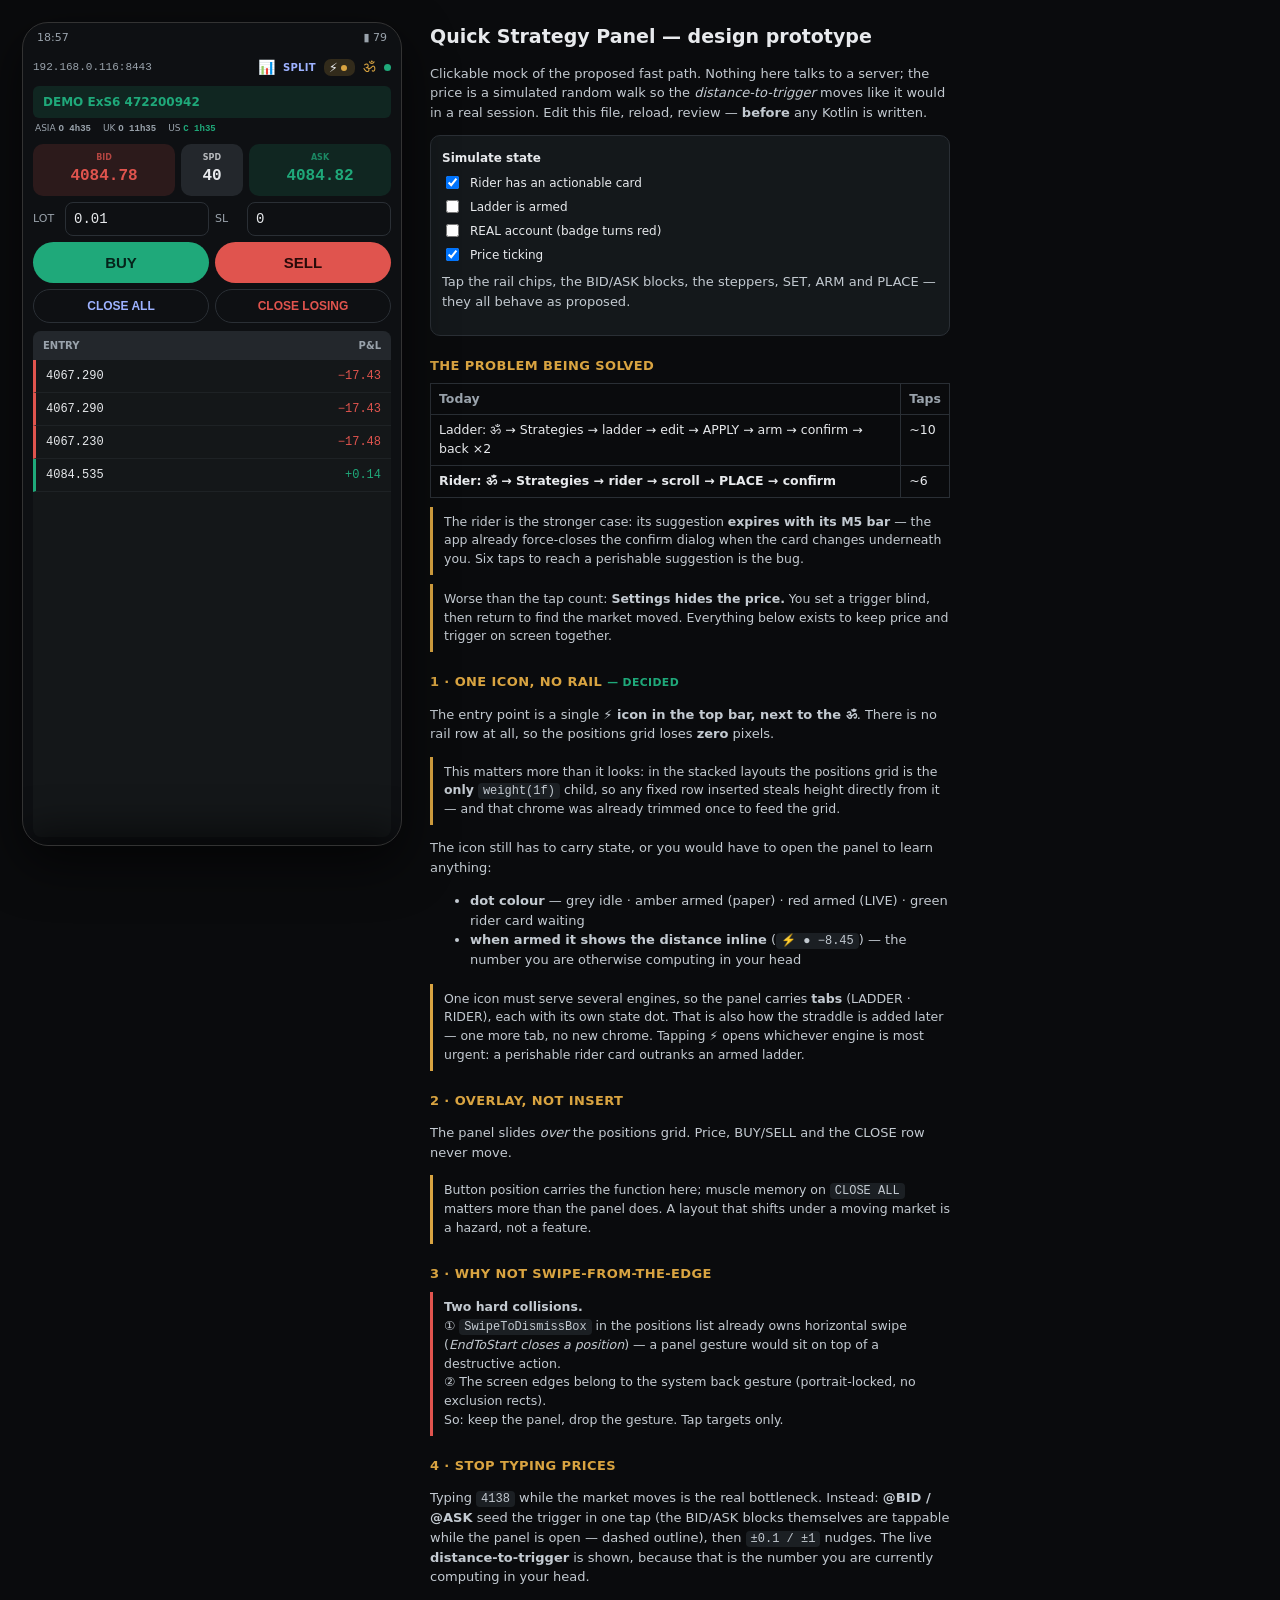
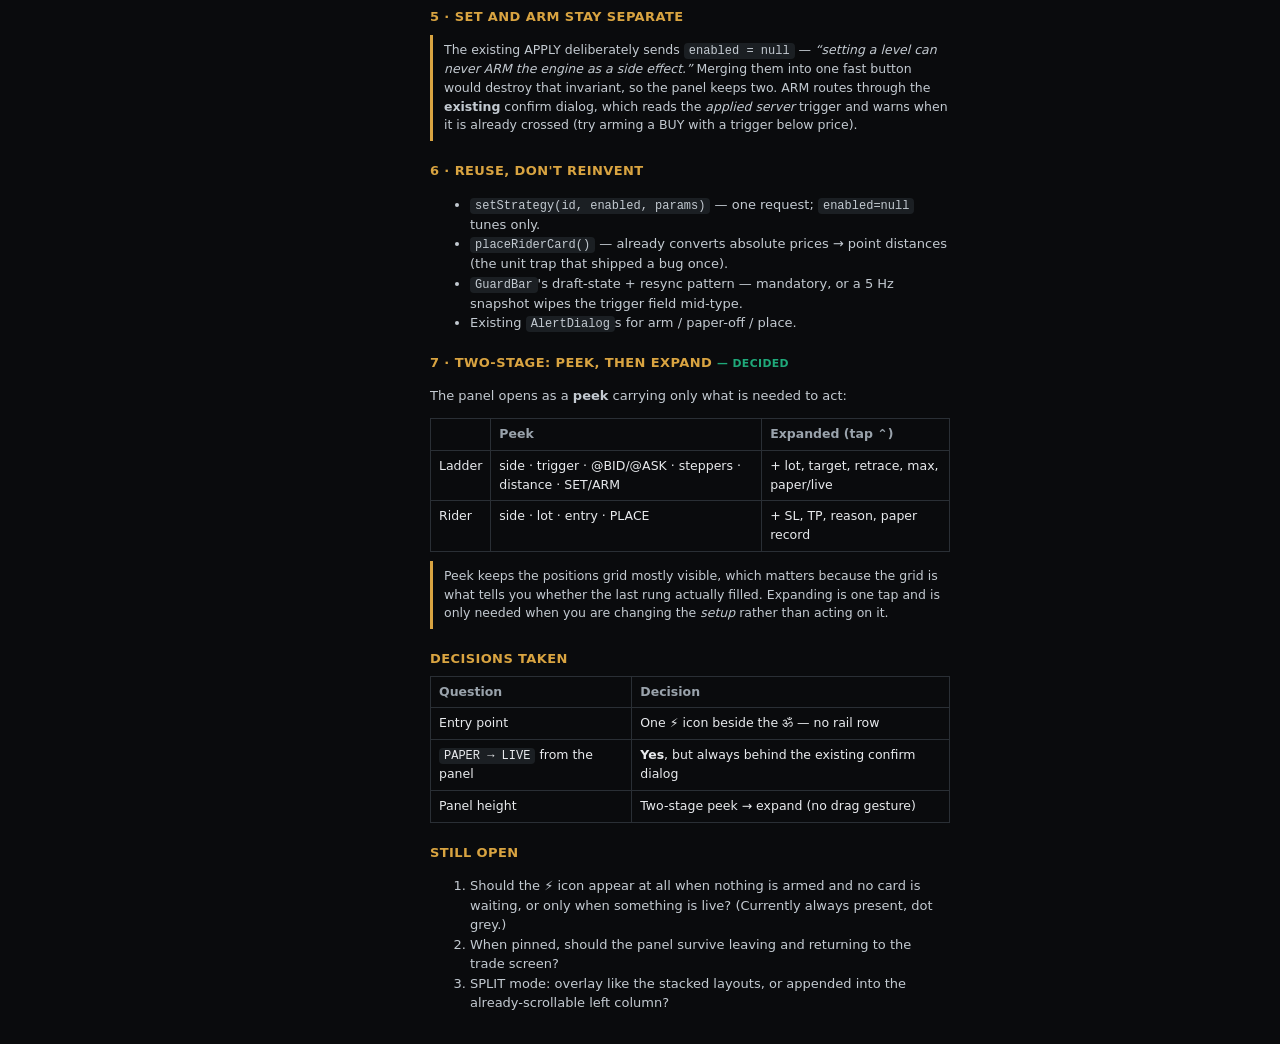
<file: android/design/quick-panel.html>
<!doctype html>
<html lang="en">
<head>
<meta charset="utf-8" />
<meta name="viewport" content="width=device-width, initial-scale=1" />
<title>XauOrderPad — Quick Strategy Panel (design prototype)</title>
<style>
  /* ---------------------------------------------------------------------------
     Palette lifted from the app so this reads like the real thing:
       Green  #1FA97A   Red #E0544E   Amber #D9A441     (ui/PositionsGrid.kt:41-43)
       Ground #101214                                    (MainActivity omRecentsIcon)
     Everything is self-contained: no fonts, no images, no CDN.
  --------------------------------------------------------------------------- */
  :root{
    --green:#1FA97A; --red:#E0544E; --amber:#D9A441;
    --ground:#0E1013; --card:#191D21; --card2:#23272C; --line:#2A2F35;
    --ink:#E8EAED; --dim:#9AA3AC; --primary:#9DB2FF;
    --mono:ui-monospace,SFMono-Regular,Menlo,Consolas,monospace;
  }
  *{box-sizing:border-box}
  body{margin:0;background:#0a0b0d;color:var(--ink);
       font:14px/1.5 system-ui,-apple-system,Segoe UI,Roboto,sans-serif}
  a{color:var(--primary)}
  .wrap{display:flex;gap:28px;align-items:flex-start;padding:22px;flex-wrap:wrap}
  .stage{position:sticky;top:22px}

  /* ---- phone shell ---- */
  .phone{width:380px;height:824px;background:var(--ground);border-radius:26px;
         border:1px solid #333;overflow:hidden;position:relative;
         display:flex;flex-direction:column;box-shadow:0 18px 50px rgba(0,0,0,.6)}
  .statusbar{display:flex;justify-content:space-between;padding:7px 14px;font-size:11px;color:var(--dim)}
  .body{flex:1;display:flex;flex-direction:column;padding:0 10px 8px;min-height:0;position:relative}

  /* ---- server bar ---- */
  .serverbar{display:flex;align-items:center;gap:8px;height:28px;flex:0 0 auto}
  .url{flex:1;font-family:var(--mono);font-size:11px;color:var(--dim)}
  .chip{font-size:10px;font-weight:700;color:var(--primary);letter-spacing:.3px}
  .om{color:var(--amber);font-size:15px}
  .dot{width:7px;height:7px;border-radius:50%;display:inline-block}

  /* ---- account badge + sessions ---- */
  .badge{background:rgba(31,169,122,.14);border-radius:6px;padding:7px 10px;
         font-weight:700;font-size:12px;color:var(--green);margin-top:4px}
  .badge.real{background:rgba(224,84,78,.14);color:var(--red)}
  .sessions{display:flex;gap:12px;font-size:9px;padding:4px 2px;color:var(--dim)}
  .sessions b{font-family:var(--mono);font-weight:700}

  /* ---- quote ---- */
  .quotes{display:flex;gap:6px;margin-top:4px}
  .q{flex:1;border-radius:10px;padding:8px;text-align:center;font-weight:700}
  .q.bid{background:rgba(224,84,78,.14);color:var(--red)}
  .q.spd{background:var(--card2);color:var(--ink);flex:0 0 62px}
  .q.ask{background:rgba(31,169,122,.14);color:var(--green)}
  .q .lbl{font-size:8px;opacity:.75;display:block}
  .q .val{font-family:var(--mono);font-size:16px}
  .q.seedable{outline:1px dashed var(--amber);cursor:pointer}

  /* ---- form ---- */
  .row{display:flex;gap:6px;margin-top:6px;align-items:center}
  .fld{flex:1;background:transparent;border:1px solid var(--line);border-radius:8px;
       padding:8px;color:var(--ink);font-family:var(--mono);font-size:14px;min-width:0}
  .lab{font-size:11px;color:var(--dim);width:26px}
  .btn{border:0;border-radius:22px;padding:12px;font-weight:800;font-size:15px;cursor:pointer;flex:1}
  .buy{background:var(--green);color:#05231a}
  .sell{background:var(--red);color:#2a0a09}
  .ghost{background:transparent;border:1px solid var(--line);border-radius:22px;
         padding:9px;font-weight:700;font-size:12px;cursor:pointer;flex:1}
  .ghost.blue{color:var(--primary)} .ghost.red{color:var(--red)} .ghost.green{color:var(--green)}

  /* ---- positions ---- */
  .grid{flex:1;margin-top:8px;background:#141719;border-radius:8px;overflow:hidden;min-height:0}
  .ghead{display:flex;justify-content:space-between;padding:7px 10px;background:var(--card2);
         font-size:10px;color:var(--dim);font-weight:700}
  .grow{display:flex;justify-content:space-between;padding:7px 10px;border-bottom:1px solid #1e2225;
        font-family:var(--mono);font-size:12px;border-left:3px solid var(--red)}
  .grow.up{border-left-color:var(--green)}
  .neg{color:var(--red)} .pos{color:var(--green)}

  /* =========================================================================
     THE NEW BITS
     ========================================================================= */

  /* 1. the entry point: ONE icon in the top bar, next to the ॐ. No rail row at all,
        so the positions grid loses exactly zero pixels. */
  .quick{display:flex;align-items:center;gap:3px;cursor:pointer;padding:2px 5px;
         border-radius:7px;background:#20252a;font-size:13px;line-height:1}
  .quick.on{background:rgba(217,164,65,.18)}
  .quick.live{background:rgba(224,84,78,.20)}
  .quick .qd{width:6px;height:6px;border-radius:50%;background:#5c656d}
  .quick.on .qd{background:var(--amber)} .quick.live .qd{background:var(--red)}
  .quick .qn{font-family:var(--mono);font-size:9px;font-weight:700}

  /* 2. overlay panel -- sits OVER the positions grid, never displaces the buttons */
  .panel{position:absolute;left:0;right:0;bottom:0;background:var(--card);
         border-top:1px solid var(--line);border-radius:14px 14px 0 0;padding:10px 12px 14px;
         box-shadow:0 -14px 40px rgba(0,0,0,.6);transform:translateY(102%);
         transition:transform .22s ease;z-index:5}
  .panel.open{transform:translateY(0)}
  .phead{display:flex;align-items:center;gap:6px;margin-bottom:8px}
  .phead h4{margin:0;font-size:12px;letter-spacing:.4px}
  /* engine tabs -- one icon serves every engine, and this is how the straddle gets added later */
  .tab{font-size:10px;font-weight:800;padding:3px 8px;border-radius:6px;cursor:pointer;
       background:#20252a;color:var(--dim)}
  .tab.sel{background:rgba(157,178,255,.16);color:var(--primary)}
  .tab .td{display:inline-block;width:5px;height:5px;border-radius:50%;margin-left:4px}
  .grab{width:34px;height:4px;border-radius:3px;background:#3b4249;margin:0 auto 8px}
  .chev{cursor:pointer;color:var(--dim);font-size:12px;padding:2px 5px}
  .pin{margin-left:auto;font-size:11px;color:var(--dim);cursor:pointer;
       border:1px solid var(--line);border-radius:6px;padding:2px 7px}
  .pin.on{color:var(--amber);border-color:var(--amber)}
  .x{cursor:pointer;color:var(--dim);padding:2px 6px}

  .seg{display:flex;gap:5px}
  .seg button{flex:1;background:#20252a;border:1px solid var(--line);color:var(--dim);
              border-radius:8px;padding:7px;font-weight:800;font-size:12px;cursor:pointer}
  .seg button.sel.buy{background:rgba(31,169,122,.2);color:var(--green);border-color:var(--green)}
  .seg button.sel.sell{background:rgba(224,84,78,.2);color:var(--red);border-color:var(--red)}
  .step{background:#20252a;border:1px solid var(--line);color:var(--ink);border-radius:8px;
        padding:7px 0;font-family:var(--mono);font-size:12px;cursor:pointer;flex:1}
  .seed{background:rgba(217,164,65,.16);border:1px solid var(--amber);color:var(--amber);
        border-radius:8px;padding:7px 0;font-size:11px;font-weight:800;cursor:pointer;flex:1}
  .mini{font-size:10px;color:var(--dim);margin-top:5px}
  .dist-big{font-family:var(--mono);font-size:13px;font-weight:800}
  .act{display:flex;gap:7px;margin-top:9px}
  .set{background:#20252a;border:1px solid var(--primary);color:var(--primary);
       border-radius:10px;padding:11px;font-weight:800;cursor:pointer;flex:1}
  .arm{background:var(--amber);border:0;color:#241a04;border-radius:10px;padding:11px;
       font-weight:900;cursor:pointer;flex:1}
  .arm.off{background:#3a2b2b;color:var(--red);border:1px solid var(--red)}
  .toggle{display:flex;align-items:center;gap:7px;margin-top:9px;font-size:11px}
  .sw{width:38px;height:20px;border-radius:12px;background:#33383e;position:relative;cursor:pointer}
  .sw i{position:absolute;top:2px;left:2px;width:16px;height:16px;border-radius:50%;
        background:#8b939b;transition:.15s}
  .sw.on{background:rgba(224,84,78,.35)} .sw.on i{left:20px;background:var(--red)}

  /* rider card */
  .rcard{background:#15191c;border:1px solid var(--line);border-radius:10px;padding:9px}
  .kv{display:flex;justify-content:space-between;font-size:11px;padding:2px 0}
  .kv span:last-child{font-family:var(--mono)}
  .place{background:var(--green);color:#05231a;border:0;border-radius:10px;padding:12px;
         font-weight:900;width:100%;margin-top:9px;cursor:pointer;font-size:14px}

  /* dialog + toast */
  .dlg{position:absolute;inset:0;background:rgba(0,0,0,.62);display:none;
       align-items:center;justify-content:center;z-index:9;padding:18px}
  .dlg.show{display:flex}
  .dlgbox{background:#1c2126;border-radius:14px;padding:15px;max-width:300px}
  .dlgbox h5{margin:0 0 7px;font-size:13px}
  .dlgbox p{margin:0 0 11px;font-size:12px;color:#c7ced4}
  .dlgbox .warn{color:var(--red);font-weight:700}
  .dlgrow{display:flex;gap:8px;justify-content:flex-end}
  .dlgrow button{background:transparent;border:0;color:var(--primary);font-weight:800;
                 padding:7px 10px;cursor:pointer;font-size:12px}
  .dlgrow .go{color:var(--amber)}
  .toast{position:absolute;left:12px;right:12px;bottom:12px;background:#252b31;border-radius:8px;
         padding:9px 11px;font-size:11px;z-index:12;opacity:0;transition:.2s;pointer-events:none}
  .toast.show{opacity:1}

  /* ---- notes column ---- */
  .notes{max-width:520px;min-width:340px;flex:1}
  .notes h1{font-size:19px;margin:0 0 4px}
  .notes h2{font-size:13px;margin:20px 0 7px;color:var(--amber);letter-spacing:.4px;text-transform:uppercase}
  .notes p,.notes li{font-size:13px;color:#c3cad1}
  .ctl{background:#14181b;border:1px solid var(--line);border-radius:10px;padding:11px;margin-bottom:14px}
  .ctl label{display:flex;align-items:center;gap:8px;font-size:12px;margin:5px 0;cursor:pointer}
  .why{border-left:3px solid var(--amber);padding:6px 0 6px 11px;margin:9px 0;font-size:12.5px;color:#c3cad1}
  .bad{border-left-color:var(--red)}
  code{background:#1b1f23;padding:1px 5px;border-radius:4px;font-family:var(--mono);font-size:12px}
  table{border-collapse:collapse;width:100%;font-size:12.5px;margin-top:6px}
  td,th{border:1px solid var(--line);padding:6px 8px;text-align:left;vertical-align:top}
  th{color:var(--dim);font-weight:700}
</style>
</head>
<body>
<div class="wrap">

  <!-- ==================== PHONE ==================== -->
  <div class="stage">
    <div class="phone">
      <div class="statusbar"><span id="clock">23:41</span><span>▮ 79</span></div>
      <div class="body">

        <div class="serverbar">
          <div class="url">192.168.0.116:8443</div>
          <span>📊</span><span class="chip">SPLIT</span>
          <!-- NEW: the quick-strategy icon, next to the ॐ -->
          <span class="quick" id="quickBtn" onclick="openBest()"><span>⚡</span><span class="qd"></span><span class="qn" id="qn"></span></span>
          <span class="om">ॐ</span><span class="dot" style="background:var(--green)"></span>
        </div>

        <div class="badge" id="badge">DEMO ExS6 472200942</div>

        <div class="sessions">
          <span>ASIA <b>O 4h35</b></span><span>UK <b>O 11h35</b></span>
          <span>US <b style="color:var(--green)">C 1h35</b></span>
        </div>

        <div class="quotes">
          <div class="q bid" id="bidBox" onclick="seedFrom('bid')">
            <span class="lbl">BID</span><span class="val" id="bid">4084.71</span></div>
          <div class="q spd"><span class="lbl">SPD</span><span class="val">40</span></div>
          <div class="q ask" id="askBox" onclick="seedFrom('ask')">
            <span class="lbl">ASK</span><span class="val" id="ask">4084.75</span></div>
        </div>

        <div class="row"><span class="lab">LOT</span><input class="fld" value="0.01">
          <span class="lab">SL</span><input class="fld" value="0"></div>
        <div class="row"><button class="btn buy">BUY</button><button class="btn sell">SELL</button></div>
        <div class="row">
          <button class="ghost blue">CLOSE ALL</button>
          <button class="ghost red">CLOSE LOSING</button>
        </div>

        <div class="grid">
          <div class="ghead"><span>ENTRY</span><span>P&amp;L</span></div>
          <div class="grow"><span>4067.290</span><span class="neg">−17.43</span></div>
          <div class="grow"><span>4067.290</span><span class="neg">−17.43</span></div>
          <div class="grow"><span>4067.230</span><span class="neg">−17.48</span></div>
          <div class="grow up"><span>4084.535</span><span class="pos">+0.14</span></div>
        </div>

        <!-- (2) THE PANEL — overlays the grid; BUY/SELL + closes never move -->
        <div class="panel" id="panel">
          <div class="grab" onclick="toggleExpand()"></div>
          <div class="phead">
            <span class="tab" id="tabLadder" onclick="openPanel('ladder')">LADDER<span class="td"></span></span>
            <span class="tab" id="tabRider" onclick="openPanel('rider')">RIDER<span class="td"></span></span>
            <span class="chev" id="chev" onclick="toggleExpand()">⌃</span>
            <span class="pin" id="pinBtn" onclick="togglePin()">📌</span>
            <span class="x" onclick="closePanel()">✕</span>
          </div>
          <div id="pbody"></div>
        </div>

        <div class="dlg" id="dlg"><div class="dlgbox">
          <h5 id="dh"></h5><p id="dp"></p>
          <div class="dlgrow"><button onclick="hideDlg()" id="dno">Cancel</button>
            <button class="go" onclick="dlgGo()" id="dyes">OK</button></div>
        </div></div>

        <div class="toast" id="toast"></div>
      </div>
    </div>
  </div>

  <!-- ==================== NOTES ==================== -->
  <div class="notes">
    <h1>Quick Strategy Panel — design prototype</h1>
    <p>Clickable mock of the proposed fast path. Nothing here talks to a server; the price is a
       simulated random walk so the <em>distance-to-trigger</em> moves like it would in a real session.
       Edit this file, reload, review — <strong>before</strong> any Kotlin is written.</p>

    <div class="ctl">
      <strong style="font-size:12px">Simulate state</strong>
      <label><input type="checkbox" id="cbRider" checked onchange="sync()"> Rider has an actionable card</label>
      <label><input type="checkbox" id="cbArmed" onchange="sync()"> Ladder is armed</label>
      <label><input type="checkbox" id="cbReal" onchange="sync()"> REAL account (badge turns red)</label>
      <label><input type="checkbox" id="cbTick" checked onchange="sync()"> Price ticking</label>
      <p class="mini" style="margin-top:8px">Tap the rail chips, the BID/ASK blocks, the steppers,
         SET, ARM and PLACE — they all behave as proposed.</p>
    </div>

    <h2>The problem being solved</h2>
    <table>
      <tr><th>Today</th><th>Taps</th></tr>
      <tr><td>Ladder: ॐ → Strategies → ladder → edit → APPLY → arm → confirm → back ×2</td><td>~10</td></tr>
      <tr><td><strong>Rider: ॐ → Strategies → rider → scroll → PLACE → confirm</strong></td><td>~6</td></tr>
    </table>
    <div class="why">The rider is the stronger case: its suggestion <strong>expires with its M5 bar</strong>
      — the app already force-closes the confirm dialog when the card changes underneath you. Six taps
      to reach a perishable suggestion is the bug.</div>
    <div class="why">Worse than the tap count: <strong>Settings hides the price.</strong> You set a
      trigger blind, then return to find the market moved. Everything below exists to keep price and
      trigger on screen together.</div>

    <h2>1 · One icon, no rail <small style="color:var(--green)">— decided</small></h2>
    <p>The entry point is a single <strong>⚡ icon in the top bar, next to the ॐ</strong>. There is no
       rail row at all, so the positions grid loses <strong>zero</strong> pixels.</p>
    <div class="why">This matters more than it looks: in the stacked layouts the positions grid is the
      <strong>only</strong> <code>weight(1f)</code> child, so any fixed row inserted steals height
      directly from it — and that chrome was already trimmed once to feed the grid.</div>
    <p>The icon still has to carry state, or you would have to open the panel to learn anything:</p>
    <ul>
      <li><strong>dot colour</strong> — grey idle · amber armed (paper) · red armed (LIVE) · green rider card waiting</li>
      <li><strong>when armed it shows the distance inline</strong> (<code>⚡ ● −8.45</code>) — the number
          you are otherwise computing in your head</li>
    </ul>
    <div class="why">One icon must serve several engines, so the panel carries <strong>tabs</strong>
      (LADDER · RIDER), each with its own state dot. That is also how the straddle is added later —
      one more tab, no new chrome. Tapping ⚡ opens whichever engine is most urgent: a perishable
      rider card outranks an armed ladder.</div>

    <h2>2 · Overlay, not insert</h2>
    <p>The panel slides <em>over</em> the positions grid. Price, BUY/SELL and the CLOSE row never move.</p>
    <div class="why">Button position carries the function here; muscle memory on
      <code>CLOSE ALL</code> matters more than the panel does. A layout that shifts under a moving
      market is a hazard, not a feature.</div>

    <h2>3 · Why not swipe-from-the-edge</h2>
    <div class="why bad"><strong>Two hard collisions.</strong>
      <br>① <code>SwipeToDismissBox</code> in the positions list already owns horizontal swipe
      (<em>EndToStart closes a position</em>) — a panel gesture would sit on top of a destructive action.
      <br>② The screen edges belong to the system back gesture (portrait-locked, no exclusion rects).
      <br>So: keep the panel, drop the gesture. Tap targets only.</div>

    <h2>4 · Stop typing prices</h2>
    <p>Typing <code>4138</code> while the market moves is the real bottleneck. Instead:
       <strong>@BID / @ASK</strong> seed the trigger in one tap (the BID/ASK blocks themselves are
       tappable while the panel is open — dashed outline), then <code>±0.1 / ±1</code> nudges.
       The live <strong>distance-to-trigger</strong> is shown, because that is the number you are
       currently computing in your head.</p>

    <h2>5 · SET and ARM stay separate</h2>
    <div class="why">The existing APPLY deliberately sends <code>enabled = null</code> —
      <em>“setting a level can never ARM the engine as a side effect.”</em> Merging them into one
      fast button would destroy that invariant, so the panel keeps two.
      ARM routes through the <strong>existing</strong> confirm dialog, which reads the
      <em>applied server</em> trigger and warns when it is already crossed (try arming a BUY with a
      trigger below price).</div>

    <h2>6 · Reuse, don't reinvent</h2>
    <ul>
      <li><code>setStrategy(id, enabled, params)</code> — one request; <code>enabled=null</code> tunes only.</li>
      <li><code>placeRiderCard()</code> — already converts absolute prices → point distances (the unit trap that shipped a bug once).</li>
      <li><code>GuardBar</code>'s draft-state + resync pattern — mandatory, or a 5 Hz snapshot wipes the trigger field mid-type.</li>
      <li>Existing <code>AlertDialog</code>s for arm / paper-off / place.</li>
    </ul>

    <h2>7 · Two-stage: peek, then expand <small style="color:var(--green)">— decided</small></h2>
    <p>The panel opens as a <strong>peek</strong> carrying only what is needed to act:</p>
    <table>
      <tr><th></th><th>Peek</th><th>Expanded (tap ⌃)</th></tr>
      <tr><td>Ladder</td><td>side · trigger · @BID/@ASK · steppers · distance · SET/ARM</td>
          <td>+ lot, target, retrace, max, paper/live</td></tr>
      <tr><td>Rider</td><td>side · lot · entry · PLACE</td>
          <td>+ SL, TP, reason, paper record</td></tr>
    </table>
    <div class="why">Peek keeps the positions grid mostly visible, which matters because the grid is
      what tells you whether the last rung actually filled. Expanding is one tap and is only needed
      when you are changing the <em>setup</em> rather than acting on it.</div>

    <h2>Decisions taken</h2>
    <table>
      <tr><th>Question</th><th>Decision</th></tr>
      <tr><td>Entry point</td><td>One ⚡ icon beside the ॐ — no rail row</td></tr>
      <tr><td><code>PAPER → LIVE</code> from the panel</td>
          <td><strong>Yes</strong>, but always behind the existing confirm dialog</td></tr>
      <tr><td>Panel height</td><td>Two-stage peek → expand (no drag gesture)</td></tr>
    </table>

    <h2>Still open</h2>
    <ol>
      <li>Should the ⚡ icon appear at all when nothing is armed and no card is waiting, or only when
          something is live? (Currently always present, dot grey.)</li>
      <li>When pinned, should the panel survive leaving and returning to the trade screen?</li>
      <li>SPLIT mode: overlay like the stacked layouts, or appended into the already-scrollable
          left column?</li>
    </ol>
  </div>
</div>

<script>
const S={price:4084.73,trigger:4138,side:'buy',lot:0.01,paper:true,armed:false,
         rider:true,panel:null,pinned:false,real:false,tick:true,pending:null,
         expanded:false};   // two-stage: false = peek, true = full

const $=id=>document.getElementById(id);
const f2=n=>n.toFixed(2);

function sync(){
  S.rider=$('cbRider').checked; S.armed=$('cbArmed').checked;
  S.real=$('cbReal').checked;   S.tick=$('cbTick').checked;
  render();
}

function render(){
  // account badge
  $('badge').className='badge'+(S.real?' real':'');
  $('badge').textContent=S.real?'● REAL ExS5 256730772':'DEMO ExS6 472200942';

  // ---- the ONE top-bar icon (no rail row: the grid loses zero pixels) ----
  const d=S.trigger-S.price;
  const busy=S.armed||S.rider;
  $('quickBtn').className='quick'+(S.armed&&!S.paper?' live':(busy?' on':''));
  // When armed, the icon itself carries the distance -- the number you'd otherwise
  // compute in your head. Otherwise it is just a dot.
  $('qn').textContent=S.armed?((d>=0?'+':'−')+f2(Math.abs(d))):'';

  // seedable outline only while the ladder panel is open
  const seed=S.panel==='ladder';
  $('bidBox').className='q bid'+(seed?' seedable':'');
  $('askBox').className='q ask'+(seed?' seedable':'');

  // ---- panel ----
  $('panel').className='panel'+(S.panel?' open':'');
  $('pinBtn').className='pin'+(S.pinned?' on':'');
  $('chev').textContent=S.expanded?'⌄':'⌃';
  $('tabLadder').className='tab'+(S.panel==='ladder'?' sel':'');
  $('tabRider').className='tab'+(S.panel==='rider'?' sel':'');
  $('tabLadder').querySelector('.td').style.background=
      S.armed?(S.paper?'var(--amber)':'var(--red)'):'transparent';
  $('tabRider').querySelector('.td').style.background=
      S.rider?'var(--green)':'transparent';
  if(S.panel==='ladder') renderLadder();
  if(S.panel==='rider')  renderRider();
}

/* One icon, many engines: open whichever is most urgent. A perishable rider card
   outranks an armed ladder, which outranks "nothing happening". */
function openBest(){
  if(S.panel){ closePanel(); return; }
  openPanel(S.rider?'rider':'ladder');
}
function toggleExpand(){ S.expanded=!S.expanded; render(); }

function renderLadder(){
  const d=S.trigger-S.price;
  const crossed=(S.side==='buy'&&S.price>=S.trigger)||(S.side==='sell'&&S.price<=S.trigger);

  // ---- PEEK: only what is needed to act. side, level, distance, ARM. ----
  let html=`
    <div class="seg">
      <button class="${S.side==='buy'?'sel buy':''}" onclick="setSide('buy')">BUY</button>
      <button class="${S.side==='sell'?'sel sell':''}" onclick="setSide('sell')">SELL</button>
    </div>
    <div class="row"><span class="lab">TRG</span>
      <input class="fld" id="trg" value="${f2(S.trigger)}" onchange="S.trigger=parseFloat(this.value)||0;render()">
      <button class="seed" onclick="seedFrom('bid')">@BID</button>
      <button class="seed" onclick="seedFrom('ask')">@ASK</button></div>
    <div class="row">
      <button class="step" onclick="bump(-1)">−1</button>
      <button class="step" onclick="bump(-0.1)">−0.1</button>
      <button class="step" onclick="bump(0.1)">+0.1</button>
      <button class="step" onclick="bump(1)">+1</button>
    </div>
    <div class="mini">distance to trigger
      <span class="dist-big" style="color:${crossed?'var(--red)':'var(--amber)'}">
        ${d>=0?'+':'−'}${f2(Math.abs(d))}</span>
      ${crossed?'<span style="color:var(--red);font-weight:700"> · ALREADY CROSSED</span>':''}
      ${S.paper?'':'<span style="color:var(--red);font-weight:700"> · LIVE</span>'}
    </div>
    <div class="act">
      <button class="set" onclick="doSet()">SET LEVEL</button>
      <button class="arm ${S.armed?'off':''}" onclick="doArm()">${S.armed?'DISARM':'ARM'}</button>
    </div>`;

  // ---- EXPANDED: the rest. Rarely changed mid-move, so it stays behind one tap. ----
  if(S.expanded){
    html+=`
      <div style="border-top:1px solid var(--line);margin-top:10px;padding-top:9px">
        <div class="row"><span class="lab">LOT</span><input class="fld" value="${S.lot}">
          <span class="lab">TGT</span><input class="fld" value="1.00"></div>
        <div class="row"><span class="lab">RTR</span><input class="fld" value="0.30">
          <span class="lab">MAX</span><input class="fld" value="1"></div>
        <div class="toggle"><div class="sw ${S.paper?'':'on'}" onclick="togglePaper()"><i></i></div>
          <span>${S.paper?'PAPER — logs only, places nothing'
                         :'<b style="color:var(--red)">LIVE — will place real orders</b>'}</span></div>
        <div class="mini" style="margin-top:8px">
          Everything else (hard SL, entry step, daily loss…) stays in
          <b>Settings → Strategies</b> — unchanged.</div>
      </div>`;
  }
  html+=`<div class="mini">SET never arms — ARM never changes the level. Two actions, on purpose.
         ${S.expanded?'':'<br>Tap the handle ⌃ for lot, target, retrace and paper/live.'}</div>`;
  $('pbody').innerHTML=html;
}

function renderRider(){
  // PEEK: the decision — side, size, and the one button. Nothing else is needed to act.
  let html=`
    <div class="rcard">
      <div class="kv"><span>SIDE</span><span style="color:var(--green);font-weight:800">BUY</span></div>
      <div class="kv"><span>LOT</span><span>0.02</span></div>
      <div class="kv"><span>ENTRY ~</span><span>${f2(S.price)}</span></div>
    </div>
    <button class="place" onclick="doPlace()">PLACE THIS TRADE</button>`;

  if(S.expanded){
    html+=`
      <div class="rcard" style="margin-top:9px">
        <div class="kv"><span>SL</span><span>${f2(S.price-3)} (−3.00)</span></div>
        <div class="kv"><span>TP</span><span>${f2(S.price+6)} (+6.00)</span></div>
        <div class="kv"><span>REASON</span><span style="font-family:inherit">thrust &gt; 1.8× ATR</span></div>
        <div class="kv"><span>PAPER P&amp;L</span><span>+2.40 /oz · 6 trades</span></div>
      </div>`;
  }
  html+=`<div class="mini">Expires with its M5 bar — if the card changes underneath, this closes itself.
         ${S.expanded?'':'<br>Tap ⌃ for SL/TP, reason and the paper record.'}</div>`;
  $('pbody').innerHTML=html;
}

// Opening from closed always starts at PEEK; switching tabs keeps whatever stage you were in.
function openPanel(w){ if(!S.panel) S.expanded=false; S.panel=w; render(); }
function closePanel(){ if(!S.pinned){ S.panel=null; render(); } else toast('Pinned — unpin to close'); }
function togglePin(){ S.pinned=!S.pinned; render(); }
function setSide(s){ S.side=s; render(); }
function bump(n){ S.trigger=Math.round((S.trigger+n)*100)/100; render(); }
function seedFrom(w){
  if(S.panel!=='ladder') return;
  S.trigger=w==='bid'?S.price-0.02:S.price+0.02;
  S.trigger=Math.round(S.trigger*100)/100; render(); toast('Trigger seeded from '+w.toUpperCase());
}
function togglePaper(){
  if(S.paper){ showDlg('Go LIVE?','This engine will place REAL orders on '+
      (S.real?'a REAL-MONEY account':'the demo account')+'. Paper mode only logs what it would do.',
      'Keep paper','GO LIVE',()=>{S.paper=false;render();toast('LIVE — orders will be placed');}); }
  else { S.paper=true; render(); toast('Back to paper'); }
}
function doSet(){ toast('Level set to '+f2(S.trigger)+' — NOT armed'); }
function doArm(){
  if(S.armed){ S.armed=false; $('cbArmed').checked=false; render(); toast('Disarmed'); return; }
  const crossed=(S.side==='buy'&&S.price>=S.trigger)||(S.side==='sell'&&S.price<=S.trigger);
  showDlg('Arm the ladder?',
    (crossed?'<span class="warn">The trigger is ALREADY CROSSED — this will ENTER IMMEDIATELY.</span><br><br>':'')+
    'Side <b>'+S.side.toUpperCase()+'</b>, trigger <b>'+f2(S.trigger)+'</b>, '+
    (S.paper?'paper (logs only).':'<span class="warn">LIVE — real orders.</span>'),
    'Cancel','ARM',()=>{S.armed=true;$('cbArmed').checked=true;render();toast('Armed');});
}
function doPlace(){
  showDlg('Place this trade?','BUY 0.02 at ~'+f2(S.price)+', SL −3.00, TP +6.00'+
    (S.real?'<br><br><span class="warn">This is a REAL-MONEY account.</span>':' on the demo account.'),
    'Cancel','PLACE',()=>{toast('Order sent (mock)');});
}
function showDlg(h,p,no,yes,go){ $('dh').textContent=h; $('dp').innerHTML=p;
  $('dno').textContent=no; $('dyes').textContent=yes; S.pending=go; $('dlg').className='dlg show'; }
function hideDlg(){ $('dlg').className='dlg'; S.pending=null; }
function dlgGo(){ const g=S.pending; hideDlg(); if(g) g(); }
let tt; function toast(m){ $('toast').textContent=m; $('toast').className='toast show';
  clearTimeout(tt); tt=setTimeout(()=>$('toast').className='toast',1900); }

setInterval(()=>{
  if(S.tick){ S.price=Math.round((S.price+(Math.random()-0.5)*0.6)*100)/100;
    $('bid').textContent=f2(S.price-0.02); $('ask').textContent=f2(S.price+0.02); render(); }
  const n=new Date(); $('clock').textContent=String(n.getHours()).padStart(2,'0')+':'+String(n.getMinutes()).padStart(2,'0');
},700);

sync();
</script>
</body>
</html>
</file>
